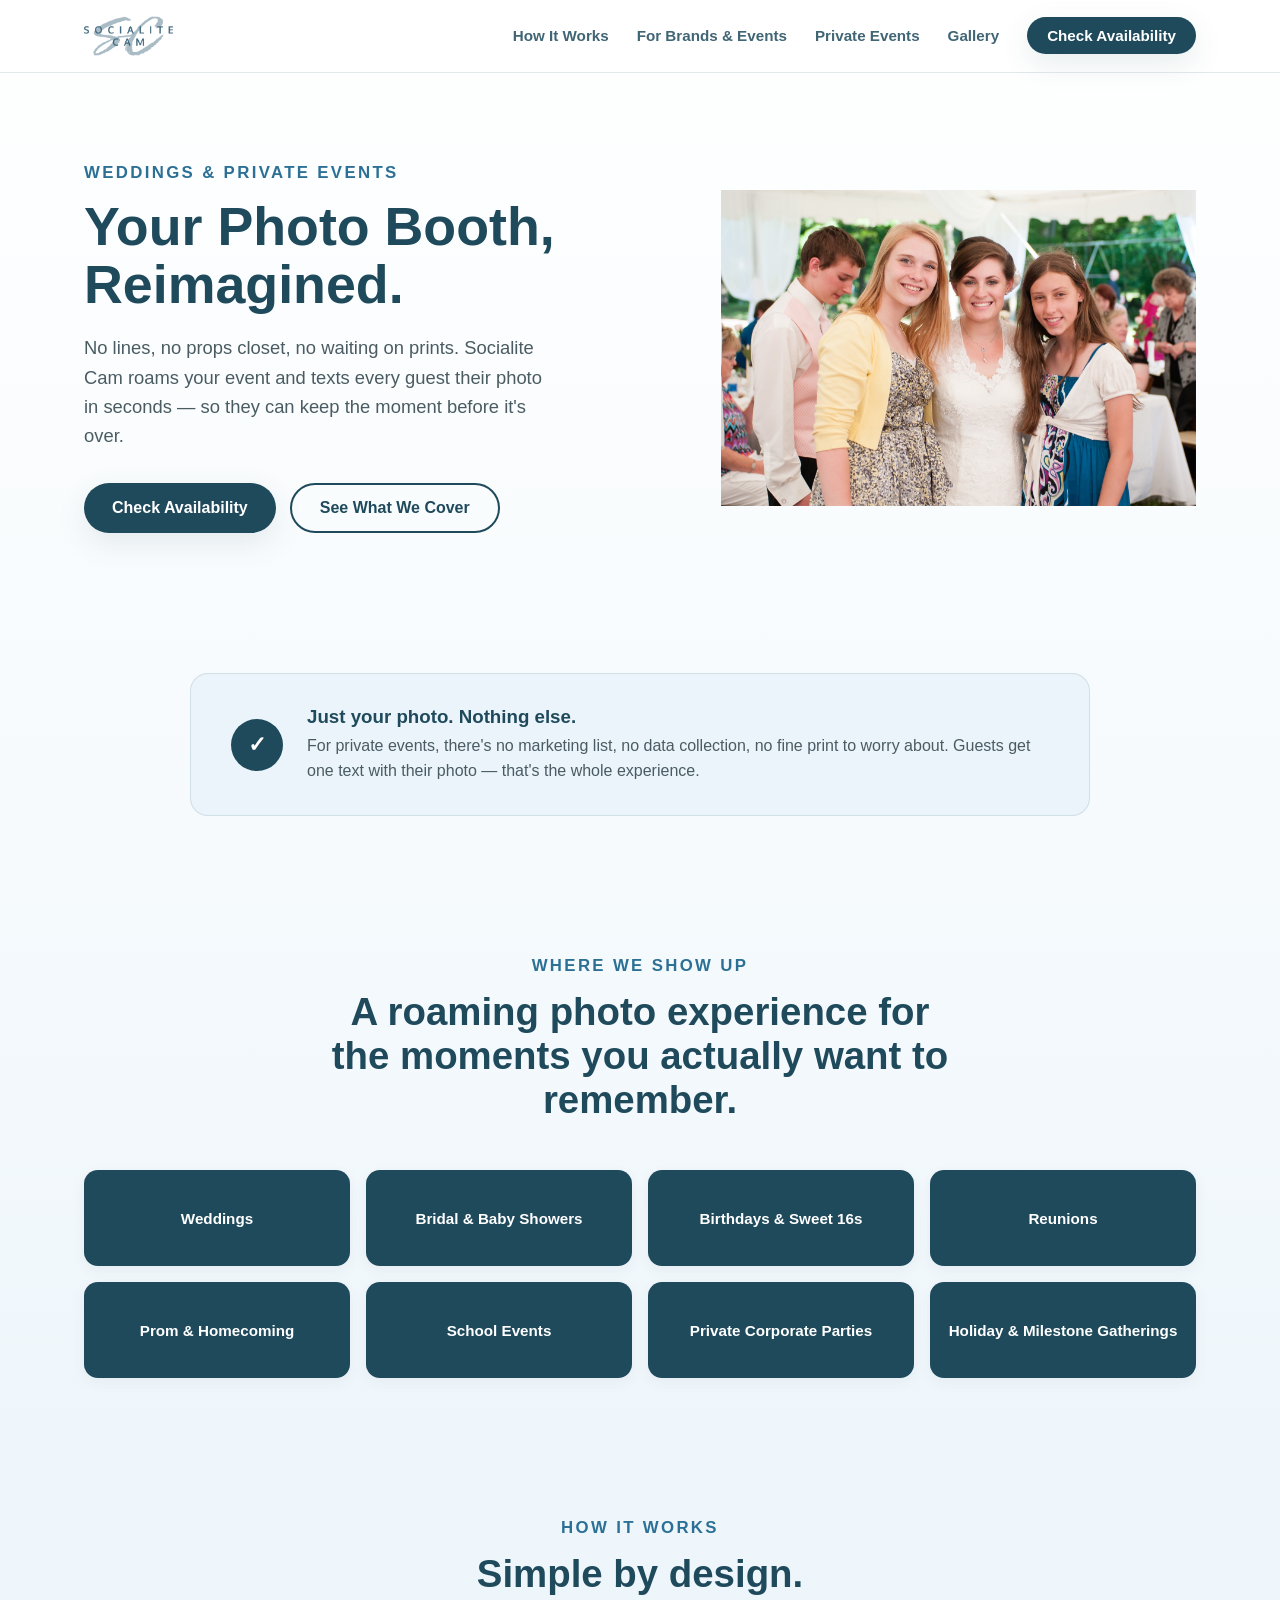
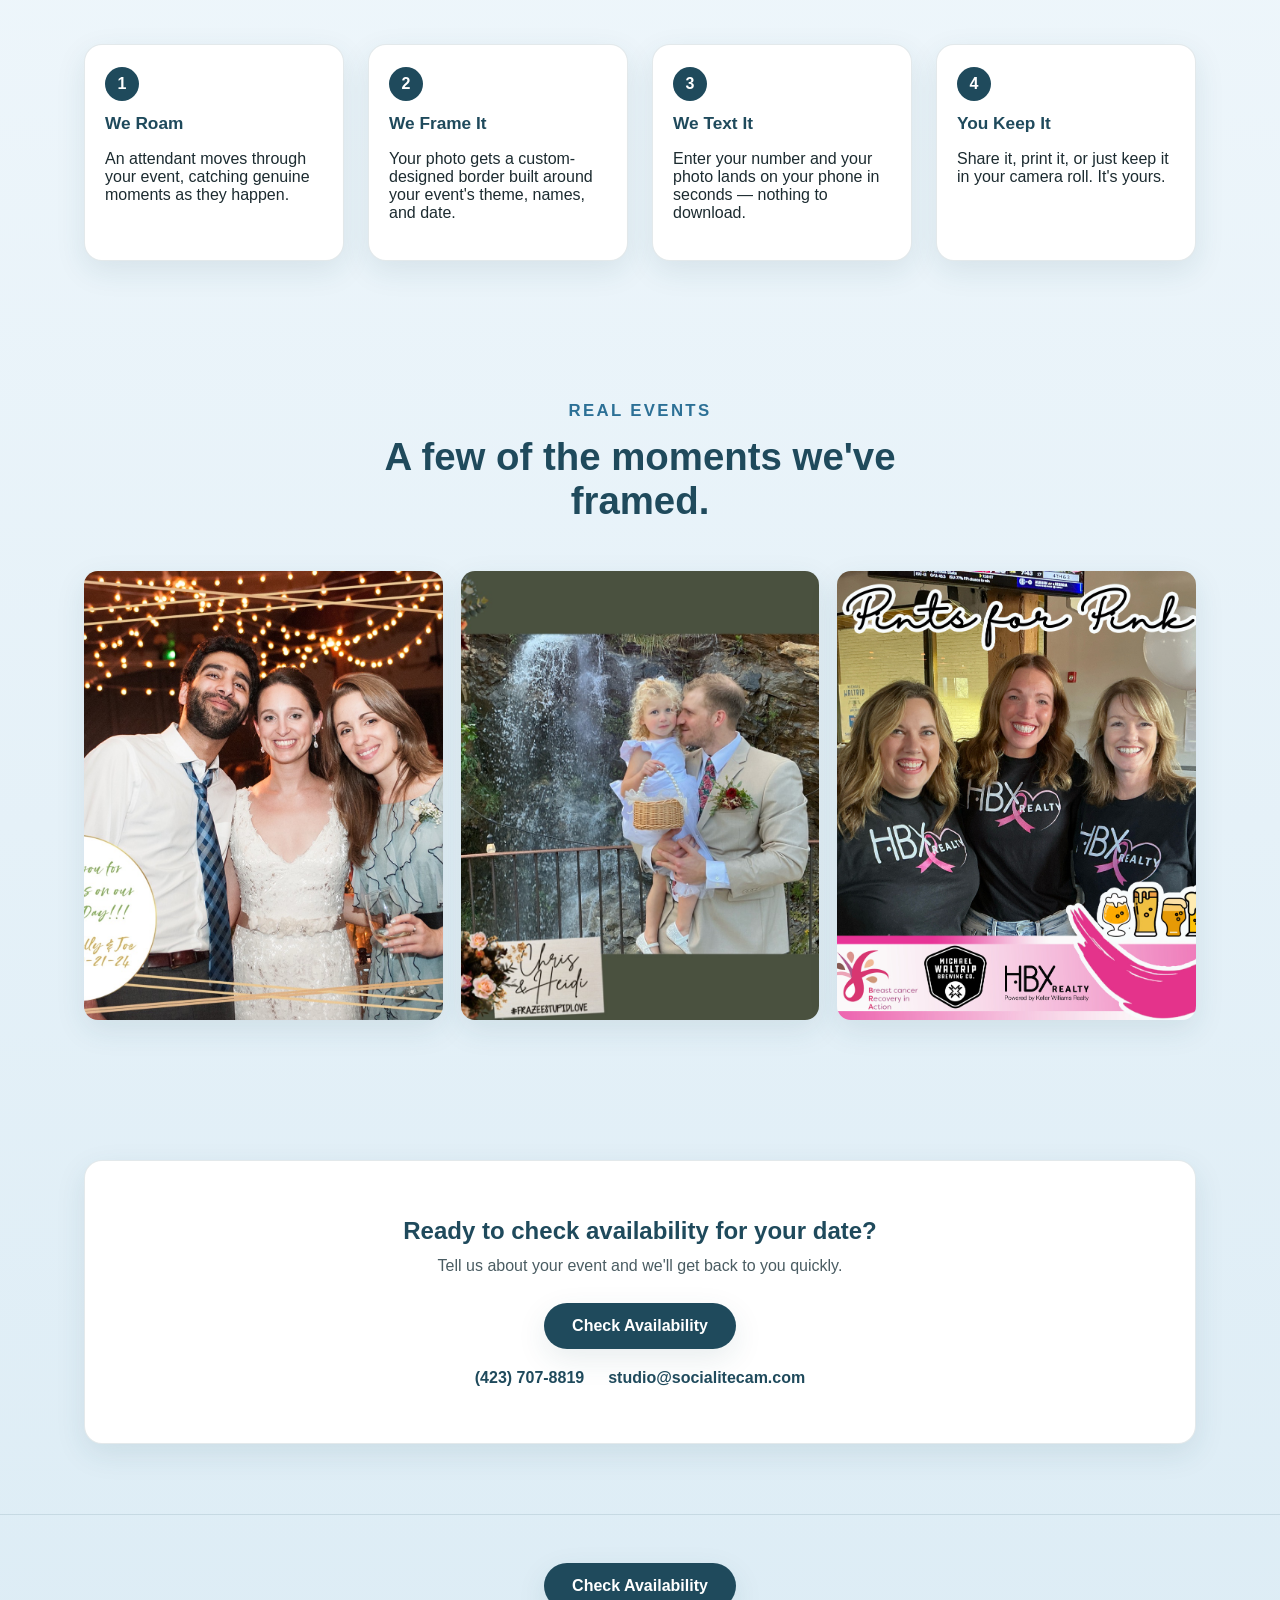
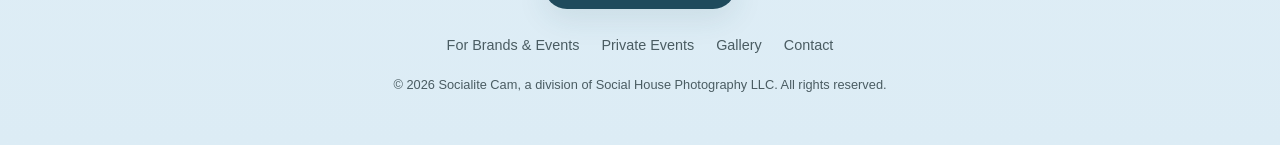
<file: weddings.html>
<!doctype html>
<html lang="en">
<head>
<meta charset="UTF-8" />
<meta name="viewport" content="width=device-width, initial-scale=1.0" />
<title>Socialite Cam — Weddings &amp; Private Events</title>
<meta name="description" content="Socialite Cam for weddings, showers, reunions, and private parties — a roaming photo booth alternative that texts every guest their photo instantly." />
<link rel="stylesheet" href="assets/css/style.css" />
</head>
<body>

<nav class="site-nav">
  <div class="wrap">
    <a href="index.html" class="brand-logo">
      <img src="assets/images/SoCam Button2.png" alt="Socialite Cam" />
    </a>
    <ul class="nav-links">
      <li><a href="index.html#how-it-works">How It Works</a></li>
      <li><a href="index.html#for-brands">For Brands &amp; Events</a></li>
      <li><a href="#event-types">Private Events</a></li>
      <li><a href="#gallery">Gallery</a></li>
      <li><a href="#contact" class="nav-cta">Check Availability</a></li>
    </ul>
    <button class="nav-toggle" aria-label="Toggle menu">&#9776;</button>
  </div>
</nav>

<header class="hero">
  <div class="wrap">
    <div>
      <div class="eyebrow">Weddings &amp; Private Events</div>
      <h1>Your Photo Booth, Reimagined.</h1>
      <p class="lede">No lines, no props closet, no waiting on prints. Socialite Cam roams your event and texts every guest their photo in seconds — so they can keep the moment before it's over.</p>
      <div class="hero-ctas">
        <a href="#contact" class="btn btn-primary">Check Availability</a>
        <a href="#event-types" class="btn btn-ghost">See What We Cover</a>
      </div>
    </div>
    <div class="hero-media">
      <img src="assets/images/private-hero.jpg" alt="Wedding guests sharing a photo moment" />
    </div>
  </div>
</header>

<section>
  <div class="wrap">
    <div class="reassure">
      <div class="mark">&#10003;</div>
      <div>
        <h3>Just your photo. Nothing else.</h3>
        <p>For private events, there's no marketing list, no data collection, no fine print to worry about. Guests get one text with their photo — that's the whole experience.</p>
      </div>
    </div>
  </div>
</section>

<section id="event-types">
  <div class="wrap">
    <div class="section-head">
      <div class="eyebrow">Where We Show Up</div>
      <h2>A roaming photo experience for the moments you actually want to remember.</h2>
    </div>
    <div class="vert-grid">
      <div class="vert-tile">Weddings</div>
      <div class="vert-tile">Bridal &amp; Baby Showers</div>
      <div class="vert-tile">Birthdays &amp; Sweet 16s</div>
      <div class="vert-tile">Reunions</div>
      <div class="vert-tile">Prom &amp; Homecoming</div>
      <div class="vert-tile">School Events</div>
      <div class="vert-tile">Private Corporate Parties</div>
      <div class="vert-tile">Holiday &amp; Milestone Gatherings</div>
    </div>
  </div>
</section>

<section id="how-it-works-private">
  <div class="wrap">
    <div class="section-head">
      <div class="eyebrow">How It Works</div>
      <h2>Simple by design.</h2>
    </div>
    <div class="steps">
      <div class="step-card">
        <div class="step-num">1</div>
        <h3>We Roam</h3>
        <p>An attendant moves through your event, catching genuine moments as they happen.</p>
      </div>
      <div class="step-card">
        <div class="step-num">2</div>
        <h3>We Frame It</h3>
        <p>Your photo gets a custom-designed border built around your event's theme, names, and date.</p>
      </div>
      <div class="step-card">
        <div class="step-num">3</div>
        <h3>We Text It</h3>
        <p>Enter your number and your photo lands on your phone in seconds — nothing to download.</p>
      </div>
      <div class="step-card">
        <div class="step-num">4</div>
        <h3>You Keep It</h3>
        <p>Share it, print it, or just keep it in your camera roll. It's yours.</p>
      </div>
    </div>
  </div>
</section>

<section id="gallery">
  <div class="wrap">
    <div class="section-head">
      <div class="eyebrow">Real Events</div>
      <h2>A few of the moments we've framed.</h2>
    </div>
    <div class="gallery">
      <img src="assets/images/gallery-wedding.jpg" alt="Wedding guests photo" />
      <img src="assets/images/gallery-chrisheidi.jpg" alt="Wedding portrait photo" />
      <img src="assets/images/gallery-pints.jpg" alt="Private event photo" />
    </div>
  </div>
</section>

<section id="contact">
  <div class="wrap">
    <div class="cta-band">
      <h2>Ready to check availability for your date?</h2>
      <p>Tell us about your event and we'll get back to you quickly.</p>
      <a href="mailto:studio@socialitecam.com" class="btn btn-primary">Check Availability</a>
      <div class="contact-links">
        <a href="tel:+14237078819">(423) 707-8819</a>
        <a href="mailto:studio@socialitecam.com">studio@socialitecam.com</a>
      </div>
    </div>
  </div>
</section>

<footer class="site-footer">
  <div class="wrap footer-top">
    <a href="mailto:studio@socialitecam.com" class="btn btn-primary">Check Availability</a>
  </div>
  <div class="wrap">
    <ul class="footer-links">
      <li><a href="index.html">For Brands &amp; Events</a></li>
      <li><a href="#event-types">Private Events</a></li>
      <li><a href="#gallery">Gallery</a></li>
      <li><a href="#contact">Contact</a></li>
    </ul>
  </div>
  <p class="footer-fine">&copy; 2026 Socialite Cam, a division of Social House Photography LLC. All rights reserved.</p>
</footer>

<script src="assets/js/main.js"></script>
</body>
</html>
</file>
<file: assets/css/style.css>
:root {
  --sc-navy: #1f4a5c;
  --sc-blue: #2c7096;
  --sc-blue-light: #5b9bc2;
  --sc-bg-light: #eaf4fa;
  --sc-white: #ffffff;
  --sc-ink: #1c2b30;
  --sc-ink-soft: #4a5c62;
  --sc-border: rgba(31, 74, 92, 0.12);
  --sc-shadow: 0 10px 30px rgba(31, 74, 92, 0.10);
  --sc-radius: 18px;
  --sc-max: 1160px;
}

* { box-sizing: border-box; }

html { }

body {
  margin: 0;
  font-family: -apple-system, BlinkMacSystemFont, "Segoe UI", Helvetica, Arial, sans-serif;
  color: var(--sc-ink);
  background: linear-gradient(180deg, #ffffff 0%, #eef6fb 45%, #dcecf5 100%);
  min-height: 100vh;
}

img { max-width: 100%; display: block; }

a { color: inherit; }

.wrap {
  max-width: var(--sc-max);
  margin: 0 auto;
  padding: 0 24px;
}

/* ---------- Nav ---------- */
.site-nav {
  position: sticky;
  top: 0;
  z-index: 100;
  background: rgba(255, 255, 255, 0.82);
  backdrop-filter: saturate(180%) blur(14px);
  -webkit-backdrop-filter: saturate(180%) blur(14px);
  border-bottom: 1px solid var(--sc-border);
}

.site-nav .wrap {
  display: flex;
  align-items: center;
  justify-content: space-between;
  height: 72px;
}

.brand-logo img {
  height: 40px;
  width: auto;
}

.nav-links {
  display: flex;
  align-items: center;
  gap: 28px;
  list-style: none;
  margin: 0;
  padding: 0;
}

.nav-links a {
  text-decoration: none;
  font-size: 0.95rem;
  font-weight: 600;
  color: var(--sc-navy);
  opacity: 0.85;
  transition: opacity 0.15s ease;
}

.nav-links a:hover { opacity: 1; }

.nav-cta {
  background: var(--sc-navy);
  color: var(--sc-white) !important;
  padding: 10px 20px;
  border-radius: 999px;
  opacity: 1 !important;
  box-shadow: var(--sc-shadow);
}

.nav-toggle {
  display: none;
  background: none;
  border: none;
  font-size: 1.6rem;
  color: var(--sc-navy);
  cursor: pointer;
}

/* ---------- Buttons ---------- */
.btn {
  display: inline-flex;
  align-items: center;
  gap: 8px;
  padding: 14px 28px;
  border-radius: 999px;
  font-weight: 700;
  font-size: 1rem;
  text-decoration: none;
  border: none;
  cursor: pointer;
  transition: transform 0.15s ease, box-shadow 0.15s ease;
}

.btn-primary {
  background: var(--sc-navy);
  color: var(--sc-white);
  box-shadow: var(--sc-shadow);
}

.btn-primary:hover { transform: translateY(-2px); }

.btn-ghost {
  background: transparent;
  color: var(--sc-navy);
  border: 2px solid var(--sc-navy);
}

.btn-ghost:hover { background: rgba(31, 74, 92, 0.06); }

/* ---------- Hero ---------- */
.hero {
  padding: 90px 0 70px;
}

.hero .wrap {
  display: grid;
  grid-template-columns: 1.1fr 0.9fr;
  gap: 56px;
  align-items: center;
}

.eyebrow {
  text-transform: uppercase;
  letter-spacing: 0.14em;
  font-size: 1.05rem;
  font-weight: 700;
  color: var(--sc-blue);
  margin-bottom: 14px;
}

.hero h1 {
  font-size: clamp(2.2rem, 4.2vw, 3.4rem);
  line-height: 1.08;
  margin: 0 0 20px;
  color: var(--sc-navy);
}

.hero p.lede {
  font-size: 1.15rem;
  line-height: 1.6;
  color: var(--sc-ink-soft);
  margin: 0 0 32px;
  max-width: 46ch;
}

.hero-ctas { display: flex; gap: 14px; flex-wrap: wrap; }

.hero-media {
  width: 100%;
  margin-left: auto;
}

.hero-carousel {
  position: relative;
  width: 100%;
  border-radius: var(--sc-radius);
  overflow: hidden;
  box-shadow: var(--sc-shadow);
  background: transparent;
  aspect-ratio: 4/5;
  transition: aspect-ratio 0.5s ease;
}

.hero-video {
  display: block;
  width: 100%;
  aspect-ratio: 16/9;
  border-radius: var(--sc-radius);
  box-shadow: var(--sc-shadow);
  object-fit: cover;
}

.carousel-slide {
  position: absolute;
  inset: 0;
  width: 100%;
  height: 100%;
  object-fit: contain;
  opacity: 0;
  transition: opacity 0.8s ease;
}

.carousel-slide.active { opacity: 1; }

/* ---------- Sections ---------- */
section { padding: 70px 0; scroll-margin-top: 100px; }

.section-head {
  text-align: center;
  max-width: 640px;
  margin: 0 auto 48px;
}

.section-head .eyebrow { justify-content: center; display: flex; }

.section-head h2 {
  font-size: clamp(1.8rem, 3vw, 2.4rem);
  color: var(--sc-navy);
  margin: 0 0 12px;
}

@media (min-width: 700px) {
  .section-head h2.nowrap-heading {
    white-space: nowrap;
    width: fit-content;
    position: relative;
    left: 50%;
    transform: translateX(-50%);
    margin-left: 0;
    margin-right: 0;
  }
}

.section-head p {
  color: var(--sc-ink-soft);
  font-size: 1.05rem;
  line-height: 1.6;
}

/* ---------- How it works ---------- */
.steps {
  display: grid;
  grid-template-columns: repeat(auto-fit, minmax(200px, 1fr));
  gap: 24px;
}

.step-card {
  position: relative;
  z-index: 1;
  background: var(--sc-white);
  border-radius: var(--sc-radius);
  padding: 22px 20px;
  box-shadow: var(--sc-shadow);
  border: 1px solid var(--sc-border);
}

.step-num {
  width: 34px;
  height: 34px;
  border-radius: 50%;
  background: var(--sc-navy);
  color: var(--sc-white);
  display: flex;
  align-items: center;
  justify-content: center;
  font-weight: 700;
  margin-bottom: 12px;
}

.step-icon {
  width: 60px;
  height: 60px;
  border-radius: 14px;
  display: flex;
  align-items: center;
  justify-content: center;
  margin-bottom: 12px;
}

.step-icon svg { width: 32px; height: 32px; }

.step-icon--coral  { background: #e0623f; }
.step-icon--violet { background: #7c5cbf; }
.step-icon--blue   { background: var(--sc-blue); }
.step-icon--teal   { background: #2c9e8f; }
.step-icon--gold   { background: #d19a2b; }

.step-card h3 { position: relative; margin: 0; font-size: 1.08rem; color: var(--sc-navy); z-index: 5; }

/* Folded corner photo peek */
.step-fold {
  position: absolute;
  top: 0;
  right: 0;
  width: 138px;
  height: 138px;
  background-size: cover;
  background-position: center;
  clip-path: polygon(100% 0, 100% 100%, 0 0);
  transition: opacity 0.25s ease;
  z-index: 4;
}

.step-fold::after {
  content: "";
  position: absolute;
  inset: 0;
  background: linear-gradient(135deg, rgba(255, 255, 255, 0.4) 0%, rgba(0, 0, 0, 0.15) 100%);
}

/* Full reveal: drops below the tile in a bordered bubble, with an arrow pointing back up to it */
.step-visual {
  position: absolute;
  top: 100%;
  left: 50%;
  margin-top: 14px;
  transform: translate(-50%, 0);
  opacity: 0;
  pointer-events: none;
  z-index: 30;
  display: flex;
  flex-direction: column;
  align-items: center;
  text-align: center;
  background: var(--sc-bg-light);
  border: 2px solid var(--sc-navy);
  border-radius: 16px;
  padding: 14px 14px 16px;
  box-shadow: 0 16px 36px rgba(0, 0, 0, 0.28);
  transition: opacity 0.3s ease, margin-top 0.3s ease;
}

.step-visual::before {
  content: "";
  position: absolute;
  top: -13px;
  left: 50%;
  transform: translateX(-50%);
  width: 0;
  height: 0;
  border-left: 11px solid transparent;
  border-right: 11px solid transparent;
  border-bottom: 11px solid var(--sc-navy);
}

.step-visual::after {
  content: "";
  position: absolute;
  top: -9px;
  left: 50%;
  transform: translateX(-50%);
  width: 0;
  height: 0;
  border-left: 9px solid transparent;
  border-right: 9px solid transparent;
  border-bottom: 9px solid var(--sc-bg-light);
}

.step-visual .step-reveal-img {
  width: auto;
  height: auto;
  max-width: min(360px, 85vw);
  max-height: 55vh;
  object-fit: contain;
  border-radius: 10px;
  display: block;
}

.step-visual.step-visual--wide-1 .step-reveal-img {
  max-width: min(460px, 88vw);
}

.step-visual.step-visual--wide .step-reveal-img {
  max-width: min(460px, 88vw);
}

.step-visual.step-visual--wide-sm .step-reveal-img {
  max-width: min(460px, 88vw);
  max-height: 62vh;
}

.step-caption {
  margin: 10px 0 0;
  max-width: 260px;
  color: var(--sc-navy);
  font-size: 0.85rem;
  font-weight: 500;
  line-height: 1.45;
}

.step-card:hover,
.step-card.active {
  z-index: 20;
}

.step-card:hover .step-fold,
.step-card.active .step-fold {
  opacity: 0;
}

.step-card:hover .step-visual,
.step-card.active .step-visual {
  opacity: 1;
  margin-top: 22px;
  pointer-events: auto;
}

.steps-hint {
  margin: 32px 0 0;
  text-align: center;
  font-size: 0.85rem;
  font-weight: 600;
  color: var(--sc-blue);
}

.hint-tap { display: none; }

@media (hover: none) {
  .hint-hover { display: none; }
  .hint-tap { display: inline; }
}

/* ---------- Verticals grid ---------- */
.vert-grid {
  display: grid;
  grid-template-columns: repeat(4, 1fr);
  gap: 16px;
}

.vert-tile {
  display: flex;
  align-items: center;
  justify-content: center;
  min-height: 96px;
  background: var(--sc-navy);
  border: 1px solid var(--sc-border);
  border-radius: 14px;
  padding: 20px 16px;
  text-align: center;
  font-weight: 600;
  color: var(--sc-white);
  font-size: 0.95rem;
  box-shadow: 0 4px 14px rgba(31, 74, 92, 0.06);
  transition: transform 0.2s ease, box-shadow 0.2s ease;
}

.vert-tile:hover {
  transform: scale(1.05) rotate(-1deg);
  box-shadow: 0 10px 22px rgba(31, 74, 92, 0.18);
}

/* ---------- Feature list (data & activation) ---------- */
.feature-split {
  display: grid;
  grid-template-columns: 1fr 1fr;
  gap: 56px;
  align-items: center;
}

#trust .feature-split {
  grid-template-columns: 1.1fr 0.9fr;
}

.feature-full {
  max-width: 760px;
  margin: 0 auto;
}

.feature-full > .eyebrow {
  text-align: center;
  justify-content: center;
  display: flex;
}

.feature-full > h2 {
  text-align: center;
}

.feature-list { list-style: none; margin: 0; padding: 0; }

.feature-list li {
  display: flex;
  gap: 14px;
  padding: 18px 0;
  border-bottom: 1px solid var(--sc-border);
}

.feature-list li:last-child { border-bottom: none; }

.feature-icon {
  flex: none;
  width: 40px;
  height: 40px;
  border-radius: 10px;
  background: var(--sc-bg-light);
  color: var(--sc-navy);
  display: flex;
  align-items: center;
  justify-content: center;
  font-size: 1.1rem;
}

.feature-list h4 { margin: 0 0 4px; color: var(--sc-navy); font-size: 1.02rem; }
.feature-list p { margin: 0; color: var(--sc-ink-soft); font-size: 0.92rem; line-height: 1.5; }

.feature-media img { border-radius: var(--sc-radius); box-shadow: var(--sc-shadow); }

.dashboard-breakout {
  margin-top: 36px;
  padding: 28px 32px;
  background: linear-gradient(135deg, #ffffff 0%, #f6fbfd 45%, #eef7fb 100%);
  border-radius: var(--sc-radius);
  border-left: 4px solid var(--sc-blue);
  border-right: 4px solid var(--sc-blue);
}

.dashboard-breakout h3 {
  margin: 0 0 14px;
  color: var(--sc-navy);
  font-size: 1.15rem;
}

.dashboard-points {
  margin: 0;
  padding: 0;
  list-style: none;
  display: flex;
  flex-direction: column;
  gap: 10px;
}

.dashboard-points li {
  color: var(--sc-ink-soft);
  font-size: 0.95rem;
  line-height: 1.55;
}

.dashboard-points strong {
  color: var(--sc-navy);
}

/* ---------- Trust ---------- */
.trust-card {
  text-align: left;
}

.trust-card h2 { margin-top: 0; color: var(--sc-navy); }
.trust-card p { color: var(--sc-ink-soft); font-size: 1.05rem; line-height: 1.65; margin: 0; }

/* ---------- CTA / contact ---------- */
.cta-band {
  background: var(--sc-white);
  border: 1px solid var(--sc-border);
  border-radius: var(--sc-radius);
  padding: 56px;
  text-align: center;
  box-shadow: var(--sc-shadow);
}

.cta-band h2 { color: var(--sc-navy); margin: 0 0 12px; }
.cta-band p { color: var(--sc-ink-soft); margin: 0 0 28px; }

.contact-links {
  display: flex;
  gap: 24px;
  justify-content: center;
  flex-wrap: wrap;
  margin-top: 20px;
  font-weight: 600;
  color: var(--sc-navy);
}

.contact-links a { text-decoration: none; }
.contact-links a:hover { text-decoration: underline; }

/* ---------- Reassurance banner (private page) ---------- */
.reassure {
  background: var(--sc-bg-light);
  border: 1px solid var(--sc-border);
  border-radius: var(--sc-radius);
  padding: 32px 40px;
  display: flex;
  align-items: center;
  gap: 24px;
  max-width: 900px;
  margin: 0 auto;
}

.reassure .mark {
  flex: none;
  width: 52px;
  height: 52px;
  border-radius: 50%;
  background: var(--sc-navy);
  color: var(--sc-white);
  display: flex;
  align-items: center;
  justify-content: center;
  font-size: 1.4rem;
  font-weight: 700;
}

.reassure h3 { margin: 0 0 6px; color: var(--sc-navy); }
.reassure p { margin: 0; color: var(--sc-ink-soft); line-height: 1.55; }

/* ---------- Gallery ---------- */
.gallery {
  display: grid;
  grid-template-columns: repeat(3, 1fr);
  gap: 18px;
}

.gallery img {
  border-radius: 14px;
  aspect-ratio: 4/5;
  object-fit: cover;
  box-shadow: var(--sc-shadow);
}

/* ---------- Footer ---------- */
.site-footer {
  padding: 48px 0 40px;
  border-top: 1px solid var(--sc-border);
}

.site-footer .wrap {
  display: flex;
  justify-content: center;
  align-items: center;
  flex-wrap: wrap;
  gap: 20px;
}

.site-footer .footer-top {
  margin-bottom: 28px;
}

.footer-links {
  display: flex;
  gap: 22px;
  list-style: none;
  margin: 0;
  padding: 0;
  font-size: 0.9rem;
  color: var(--sc-ink-soft);
}

.footer-links a { text-decoration: none; }
.footer-links a:hover { text-decoration: underline; }

.footer-fine { font-size: 0.8rem; color: var(--sc-ink-soft); text-align: center; margin-top: 24px; }

/* ---------- Responsive ---------- */
@media (max-width: 900px) {
  .hero .wrap { grid-template-columns: 1fr; }
  .hero-media { order: -1; }
  .steps { grid-template-columns: repeat(2, 1fr); }
  .vert-grid { grid-template-columns: repeat(2, 1fr); }
  .feature-split { grid-template-columns: 1fr; }
  .gallery { grid-template-columns: repeat(2, 1fr); }
  .nav-links {
    position: fixed;
    top: 72px;
    left: 0;
    right: 0;
    background: var(--sc-white);
    flex-direction: column;
    align-items: flex-start;
    padding: 20px 24px 28px;
    border-bottom: 1px solid var(--sc-border);
    display: none;
    gap: 16px;
  }
  .nav-links.open { display: flex; }
  .nav-toggle { display: block; }
  .reassure { flex-direction: column; text-align: center; }
}

@media (max-width: 560px) {
  .steps { grid-template-columns: 1fr; }
  .vert-grid { grid-template-columns: 1fr 1fr; }
  .gallery { grid-template-columns: 1fr 1fr; }
  .cta-band { padding: 36px 22px; }
}

/* ---------- Dark mode ---------- */
@media (prefers-color-scheme: dark) {
  body {
    background: linear-gradient(180deg, #0f1e24 0%, #142b34 50%, #0c1a20 100%);
    color: #eaf2f5;
  }
  .site-nav { background: rgba(15, 30, 36, 0.82); border-bottom-color: rgba(255,255,255,0.08); }
  .nav-links a { color: #d9ecf3; }
  .brand-logo img { filter: brightness(0) invert(1); }
  .step-card, .cta-band, .feature-list li { background: #12262e; border-color: rgba(255,255,255,0.08); }
  .feature-list p, .cta-band p, .section-head p, .hero p.lede, .footer-links, .footer-fine, .contact-links { color: #a9c2ca; }
  .dashboard-breakout { background: linear-gradient(135deg, #0f1e24 0%, #15303a 50%, #0f1e24 100%); }
  .dashboard-points li { color: #a9c2ca; }
  .dashboard-breakout h3, .dashboard-points strong { color: #eaf2f5; }
  .reassure { background: #12262e; border-color: rgba(255,255,255,0.08); }
  .site-footer { border-top-color: rgba(255,255,255,0.08); }
  .btn-ghost { color: #eaf2f5; border-color: #eaf2f5; }
  .nav-links.open { background: #0f1e24; }
}
</file>
